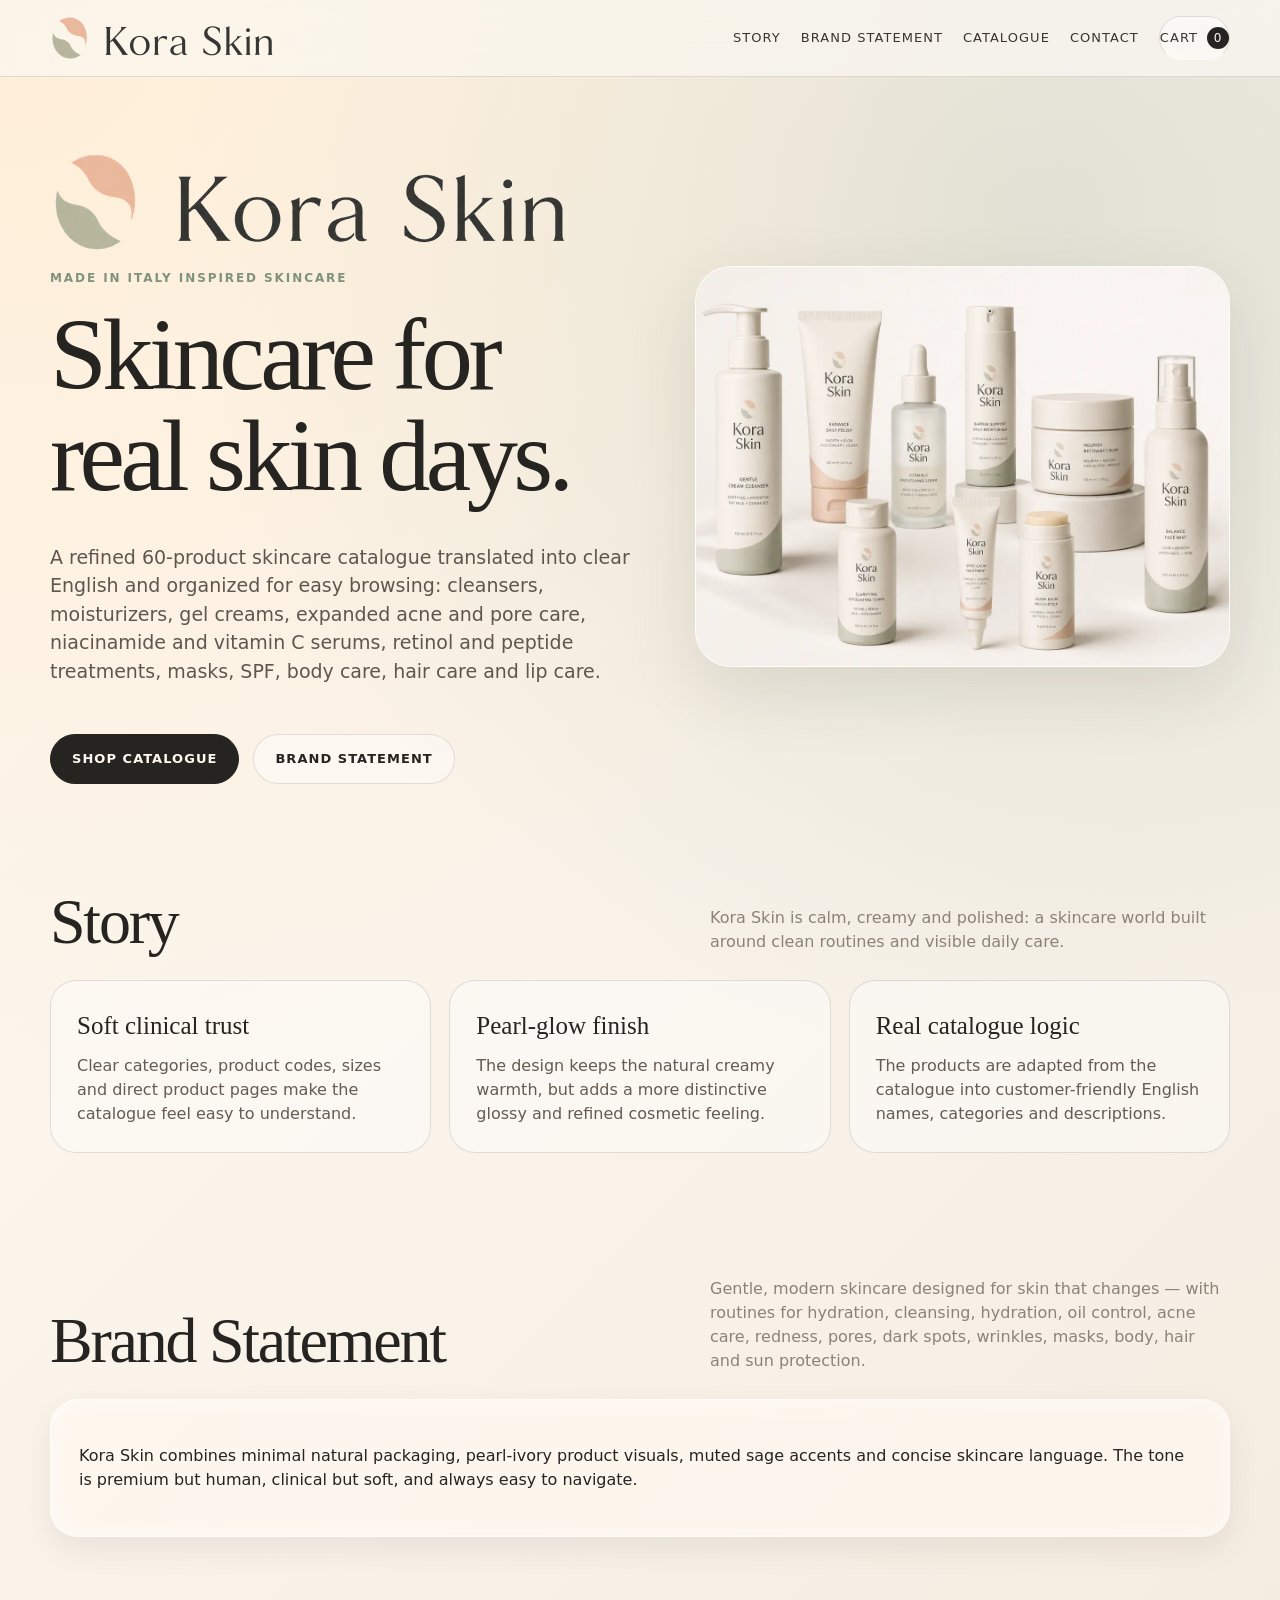
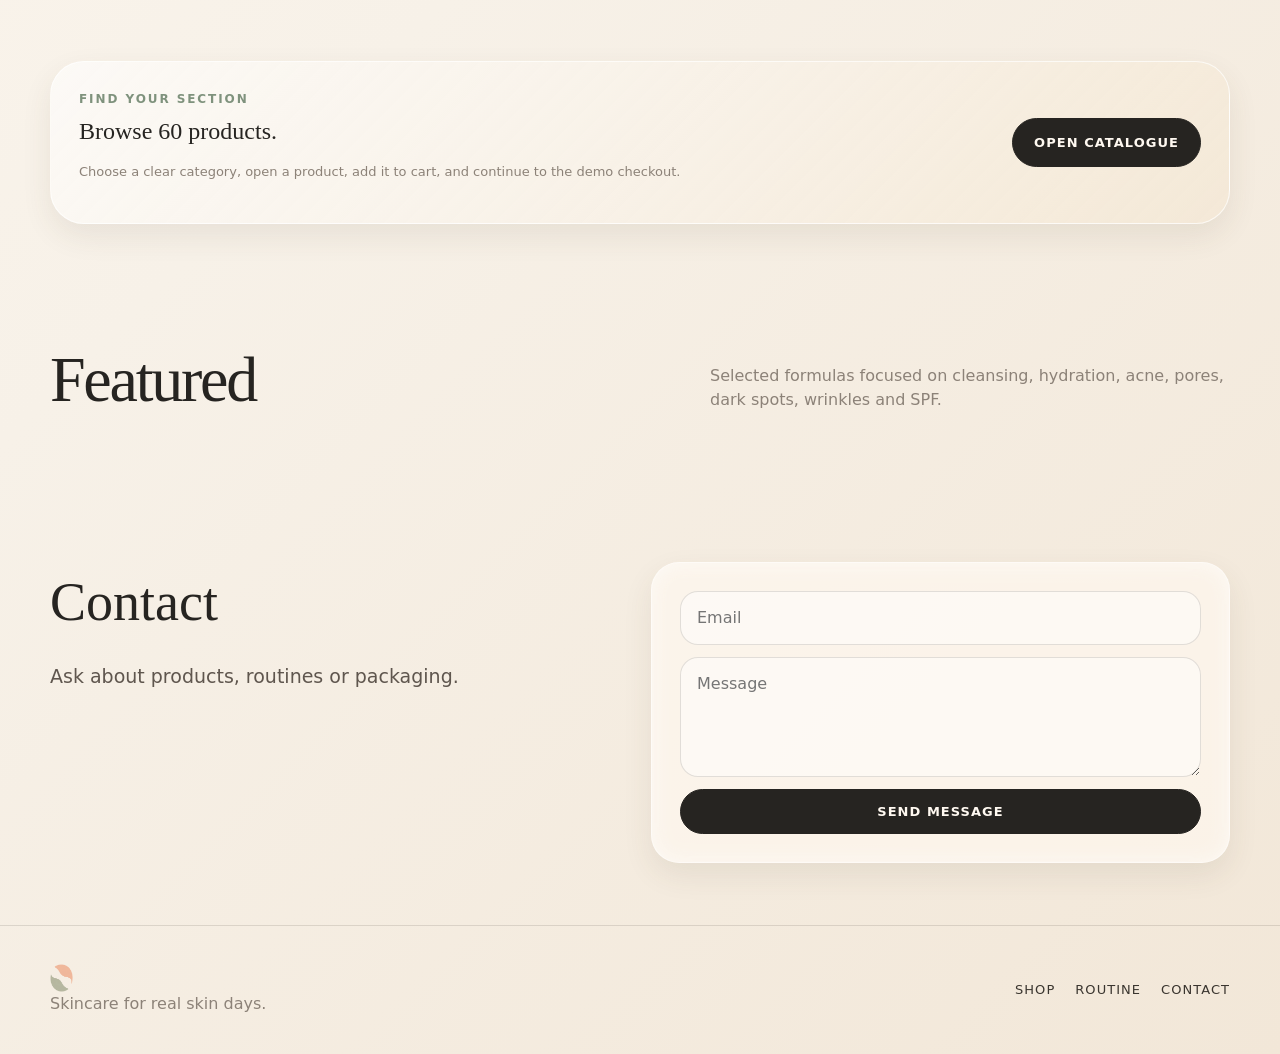
<file: index.html>
<!doctype html><html lang="en"><head><meta charset="utf-8"><meta name="viewport" content="width=device-width,initial-scale=1"><title>Kora Skin | Pearl-clean skincare essentials</title><meta name="description" content="Kora Skin is a minimal, pearl-glow skincare website with 60 English products based on a Made in Italy cosmeceutical catalogue."><link rel="stylesheet" href="assets/css/style.css"></head><body><header class="topbar"><div class="wrap nav"><a class="brand" href="index.html" aria-label="Kora Skin homepage"><img class="brand-logo" src="assets/img/brand/kora-wordmark.webp" alt="Kora Skin logo"></a><nav class="nav-links" aria-label="Main navigation"><a href="index.html#story">Story</a><a href="index.html#brand-statement">Brand Statement</a><a href="catalogue.html">Catalogue</a><a href="index.html#contact">Contact</a><a class="cart-link" href="checkout.html">Cart <span class="cart-count" data-cart-count>0</span></a></nav></div></header><main><section class="hero"><div class="wrap hero-grid"><div class="brand-intro"><img class="hero-wordmark" src="assets/img/brand/kora-wordmark.webp" alt="Kora Skin logo"><div class="eyebrow">Made in Italy inspired skincare</div><h1>Skincare for real skin days.</h1><p class="lead">A refined 60-product skincare catalogue translated into clear English and organized for easy browsing: cleansers, moisturizers, gel creams, expanded acne and pore care, niacinamide and vitamin C serums, retinol and peptide treatments, masks, SPF, body care, hair care and lip care.</p><div class="actions"><a class="btn primary" href="catalogue.html">Shop Catalogue</a><a class="btn secondary" href="#brand-statement">Brand Statement</a></div></div><a class="hero-family" href="catalogue.html" aria-label="Open catalogue"><img src="assets/img/brand/kora-skin-family.webp" alt="Kora Skin product family"></a></div></section><section id="story"><div class="wrap"><div class="section-head"><h2>Story</h2><p>Kora Skin is calm, creamy and polished: a skincare world built around clean routines and visible daily care.</p></div><div class="story-grid"><div class="note-card"><h3>Soft clinical trust</h3><p>Clear categories, product codes, sizes and direct product pages make the catalogue feel easy to understand.</p></div><div class="note-card"><h3>Pearl-glow finish</h3><p>The design keeps the natural creamy warmth, but adds a more distinctive glossy and refined cosmetic feeling.</p></div><div class="note-card"><h3>Real catalogue logic</h3><p>The products are adapted from the catalogue into customer-friendly English names, categories and descriptions.</p></div></div></div></section><section id="brand-statement"><div class="wrap"><div class="section-head"><h2>Brand Statement</h2><p>Gentle, modern skincare designed for skin that changes — with routines for hydration, cleansing, hydration, oil control, acne care, redness, pores, dark spots, wrinkles, masks, body, hair and sun protection.</p></div><div class="glass-panel"><p>Kora Skin combines minimal natural packaging, pearl-ivory product visuals, muted sage accents and concise skincare language. The tone is premium but human, clinical but soft, and always easy to navigate.</p></div></div></section><section id="routine"><div class="wrap routine-box"><div><div class="eyebrow">Find your section</div><h2 style="font-family:var(--serif);font-weight:400;margin:.2em 0">Browse 60 products.</h2><p class="small">Choose a clear category, open a product, add it to cart, and continue to the demo checkout.</p></div><a class="btn primary" href="catalogue.html">Open Catalogue</a></div></section><section><div class="wrap"><div class="section-head"><h2>Featured</h2><p>Selected formulas focused on cleansing, hydration, acne, pores, dark spots, wrinkles and SPF.</p></div><div class="product-grid" data-featured-grid></div></div></section><section id="contact"><div class="wrap contact-band"><div><h2 style="font-family:var(--serif);font-weight:400;font-size:54px;margin:0">Contact</h2><p class="lead">Ask about products, routines or packaging.</p></div><form class="contact-form glass-panel" data-demo-form><input class="field" required placeholder="Email"><textarea class="field" required placeholder="Message"></textarea><button class="btn primary" type="submit">Send message</button><div class="form-note"></div></form></div></section></main><footer class="footer"><div class="wrap footer-grid"><div><img class="footer-icon" src="assets/img/brand/kora-icon.webp" alt="Kora Skin icon"><span>Skincare for real skin days.</span></div><div class="nav-links"><a href="catalogue.html">Shop</a><a href="index.html#routine">Routine</a><a href="index.html#contact">Contact</a></div></div></footer><script src="assets/js/products.js"></script><script src="assets/js/cart.js"></script><script src="assets/js/main.js"></script><script
  src="https://app.renovaa.net/widget/widget.js"
  data-api-key="kora_skin__oj_L7rtwg7IgVPTgEEd1mJbDHIxl7wi"
  data-brand-name="Kora Skin"
  data-brand-slug="kora_skin"
  data-primary="#262421"
  data-privacy-policy="https://tonyyy8.github.io/privacy-policy"
  data-position="bottom-right"
  data-placement="viewport"
></script></body></html>
</file>
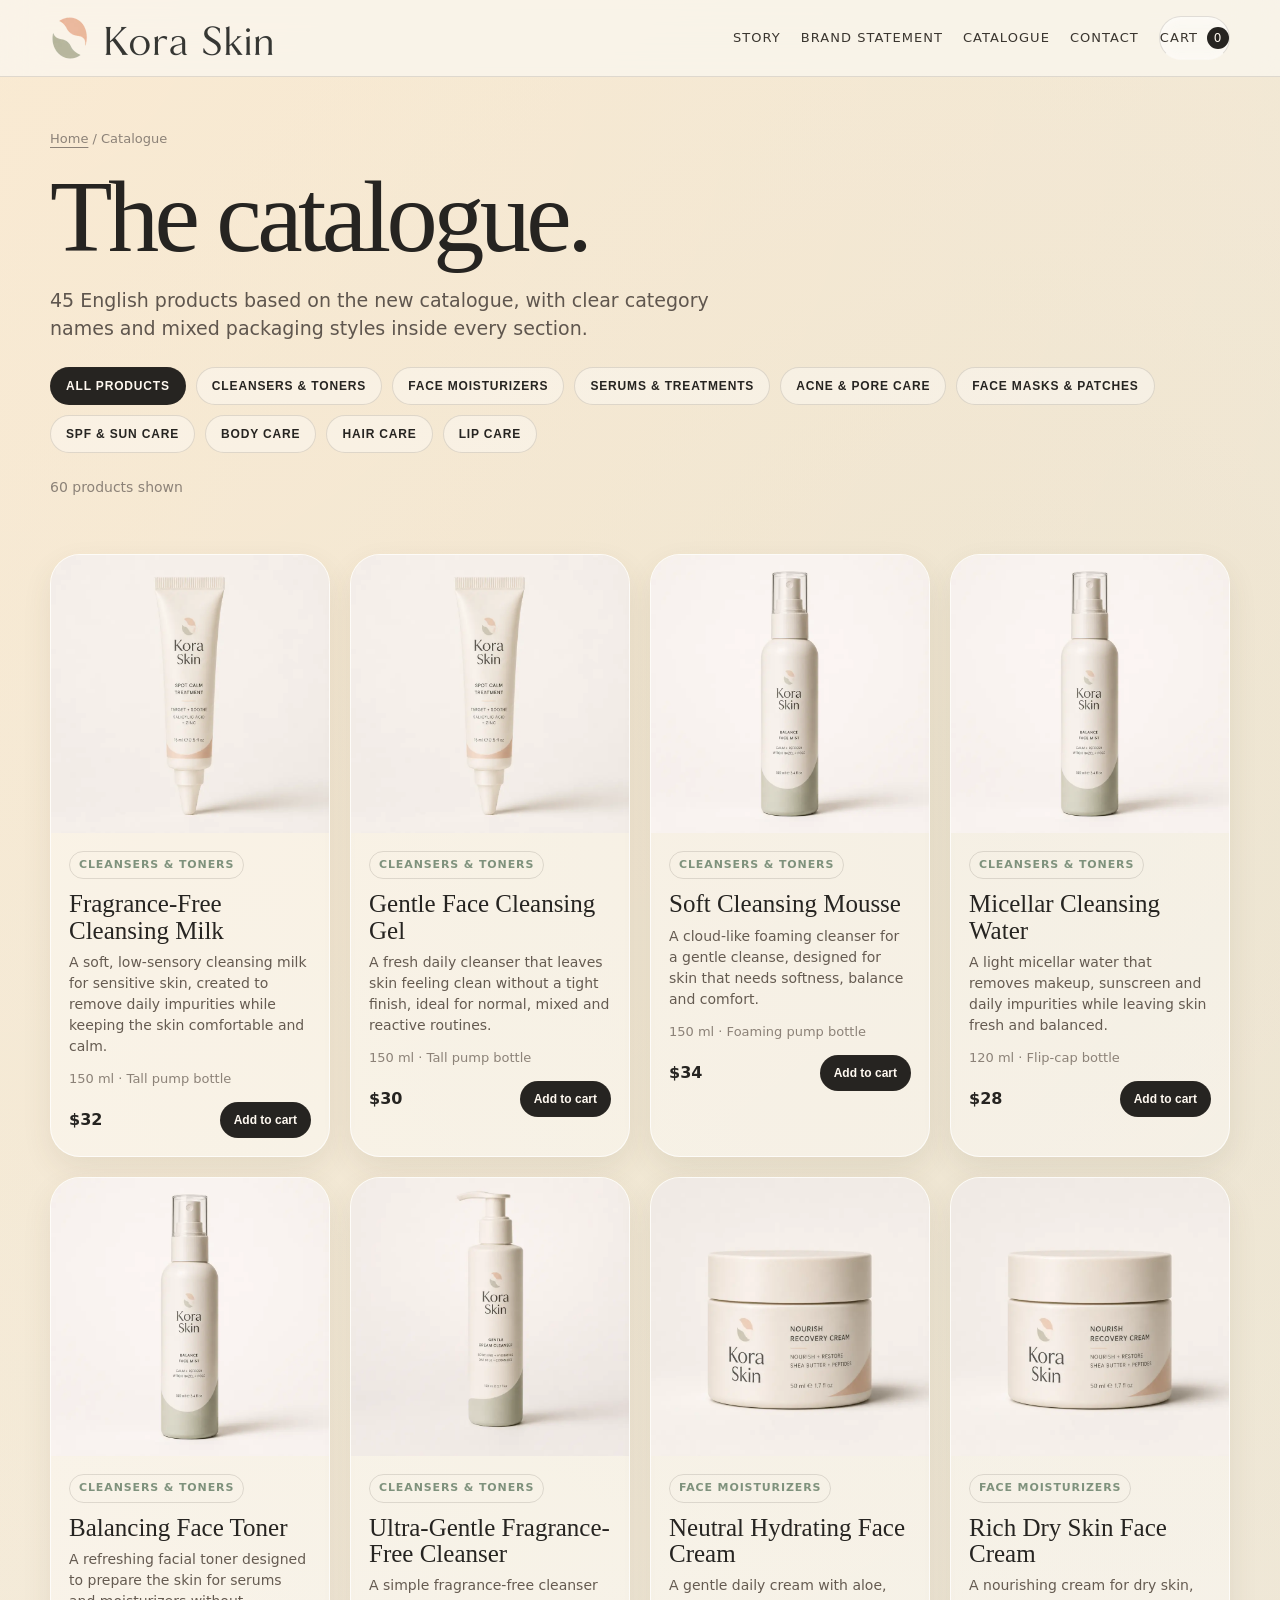
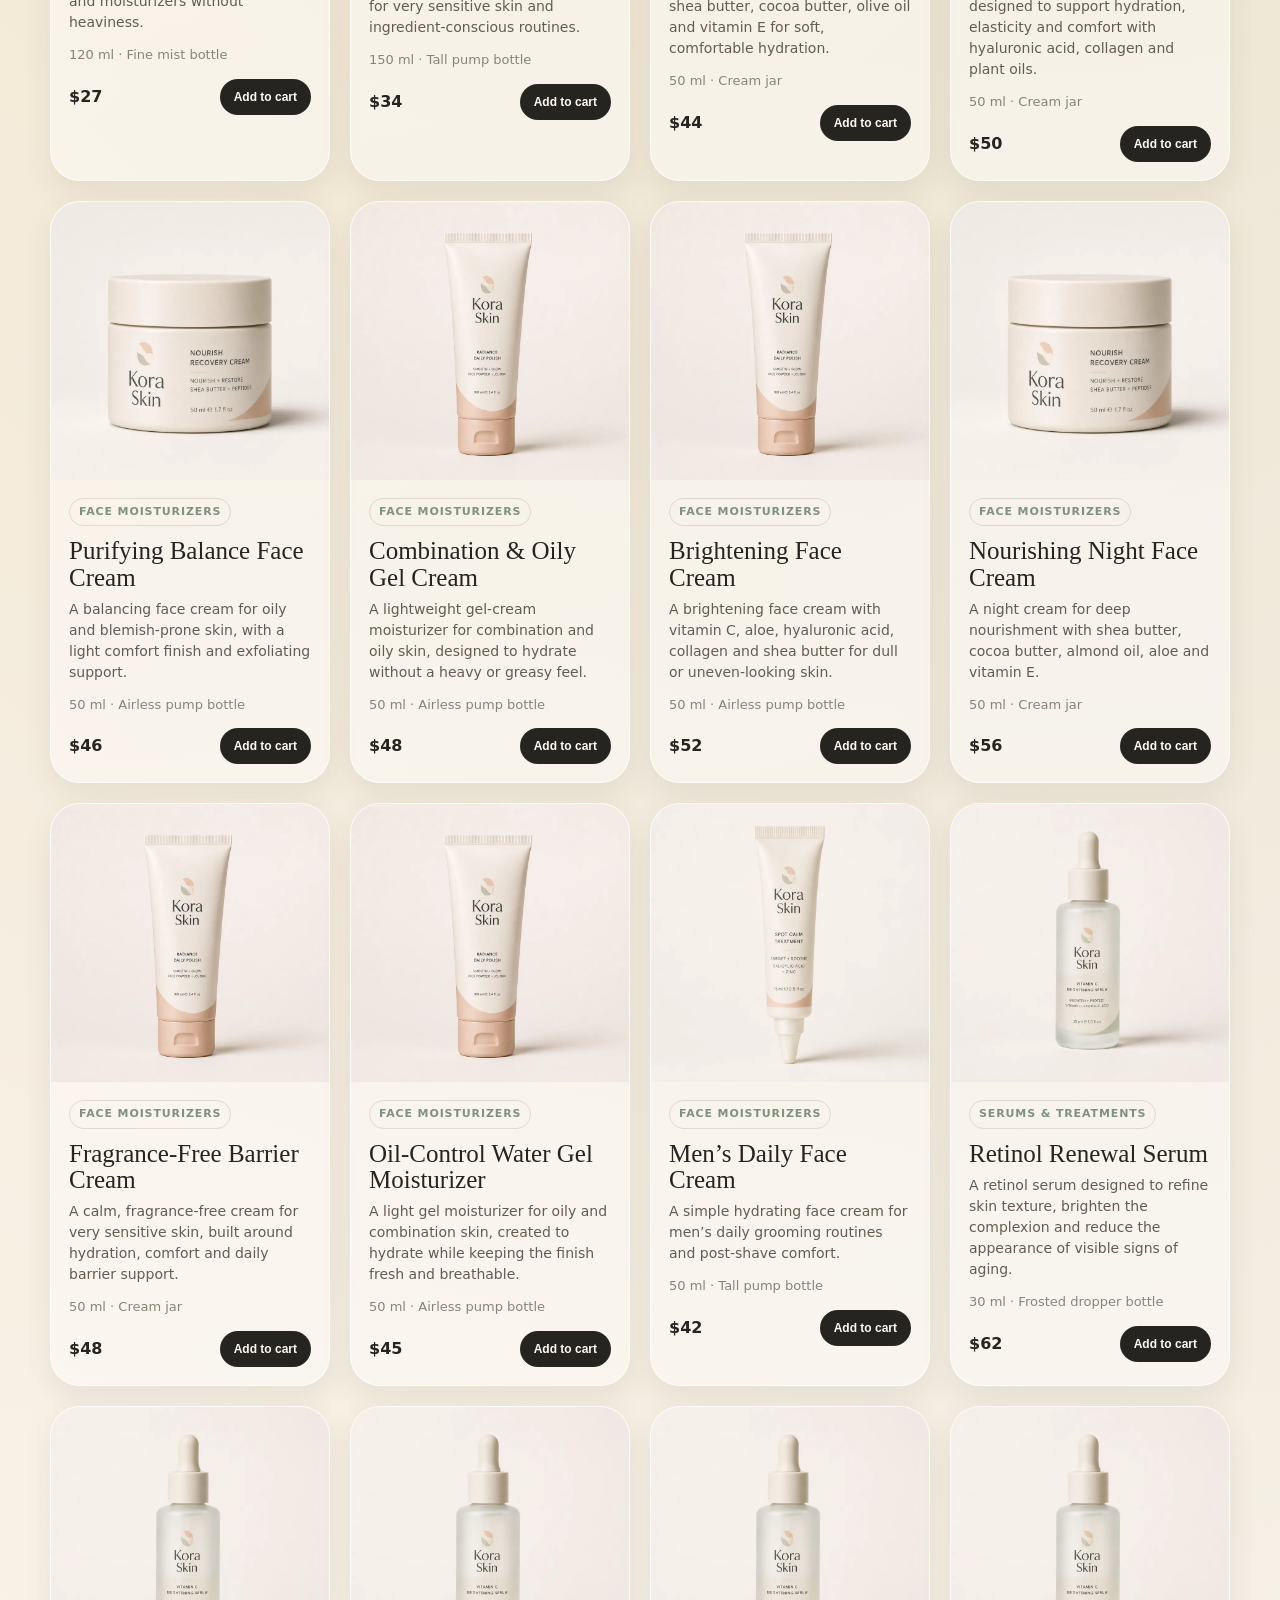
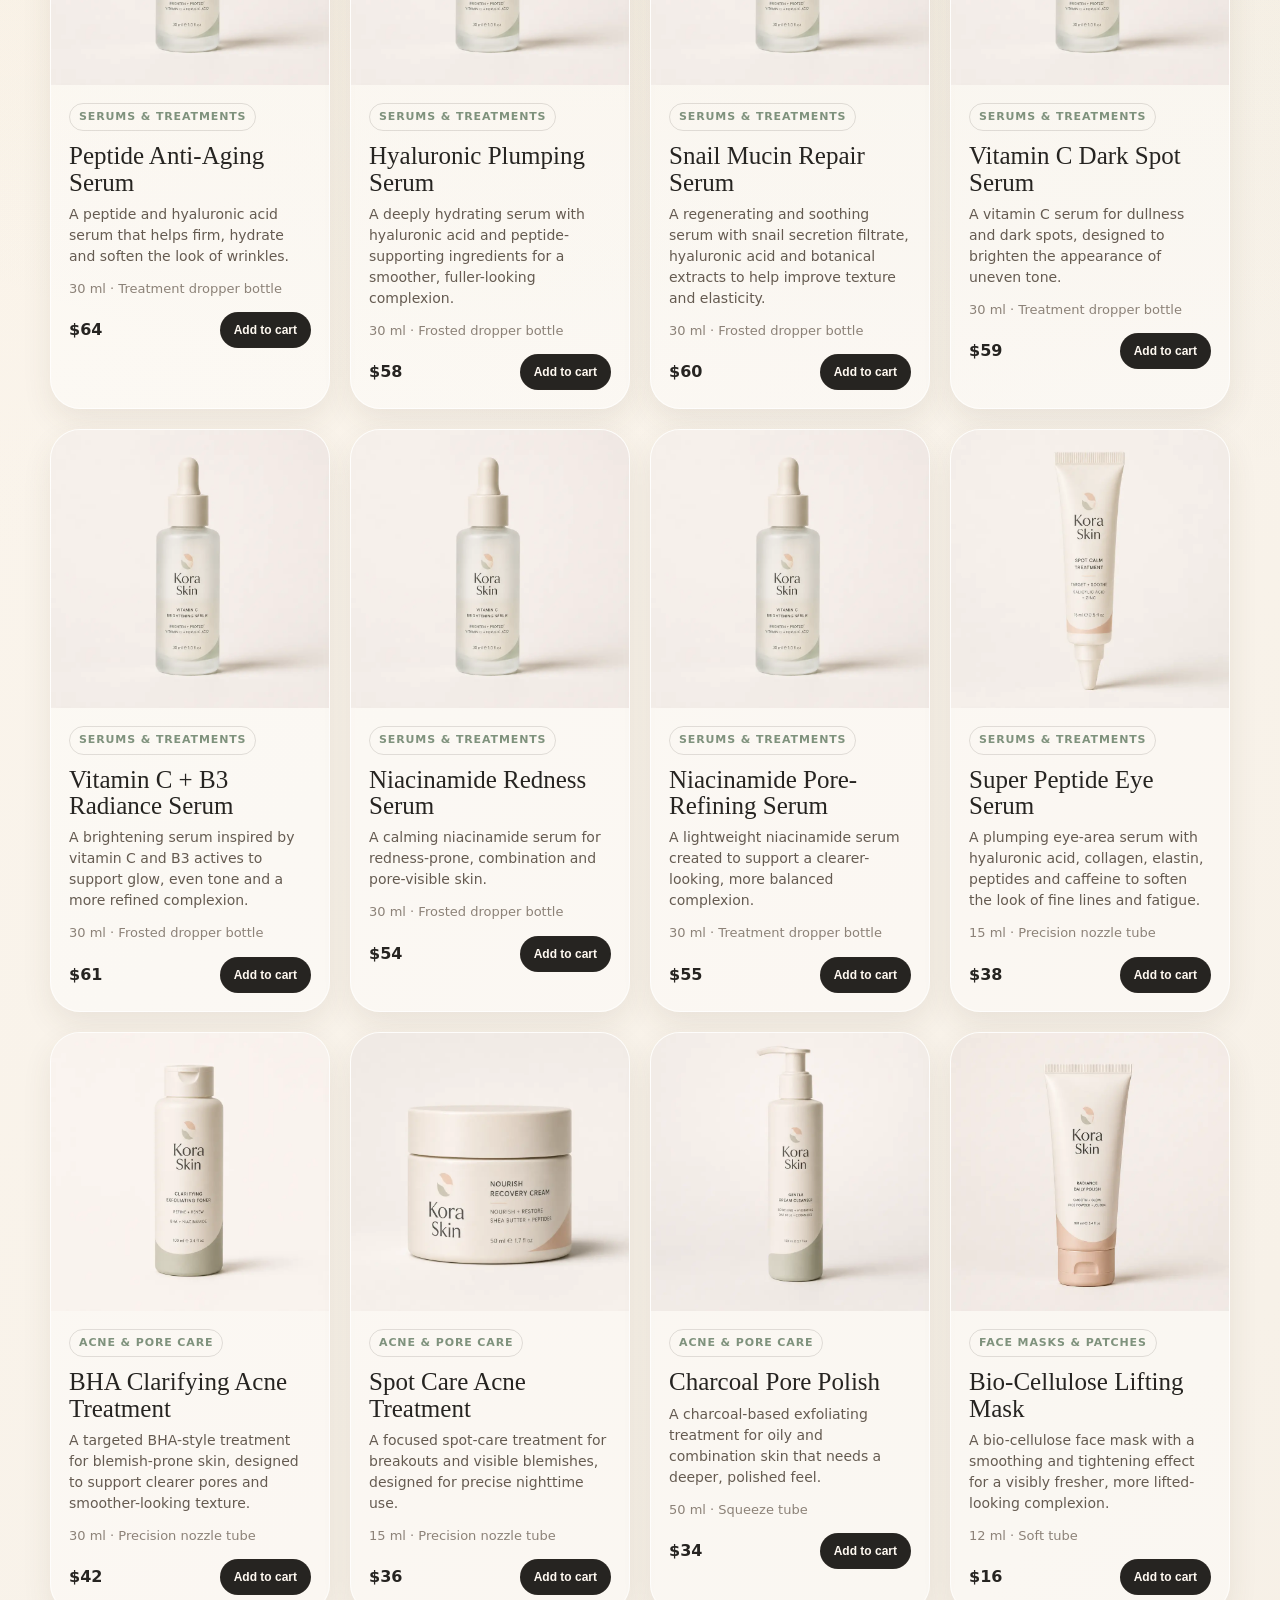
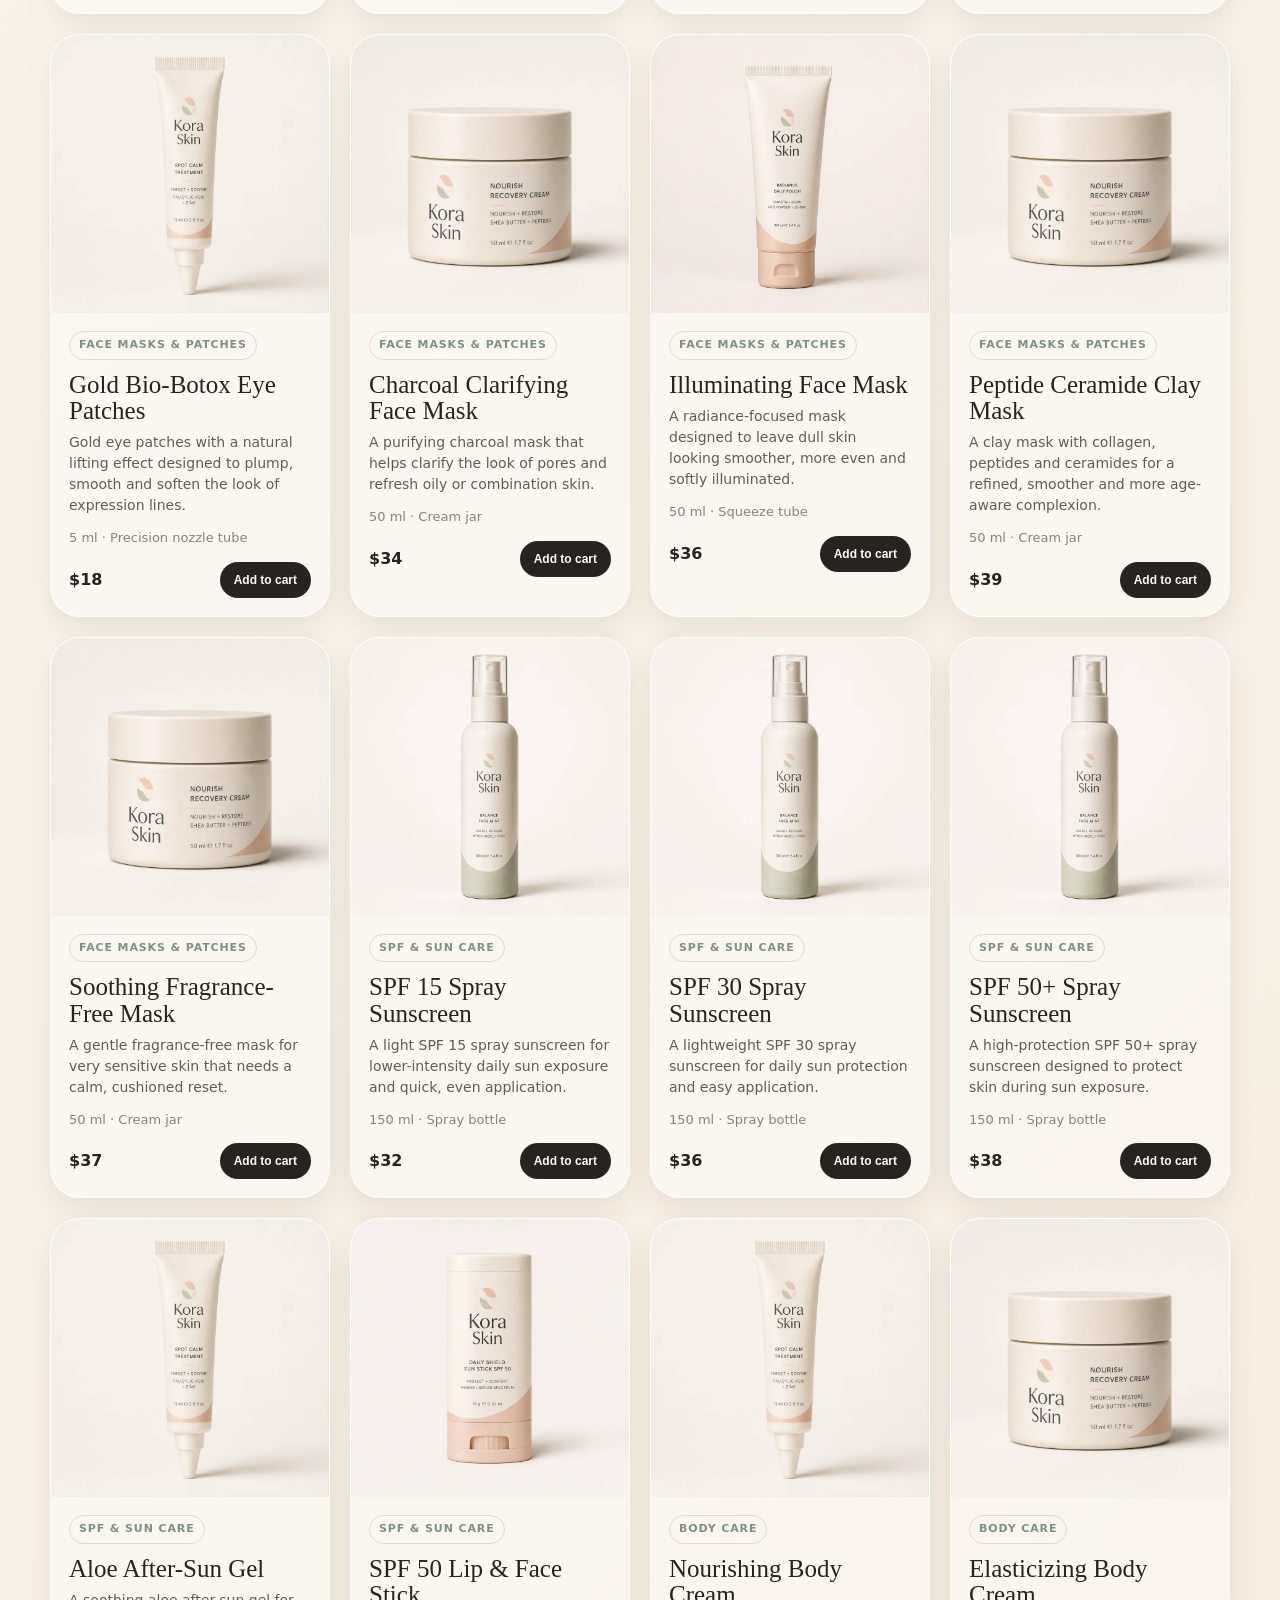
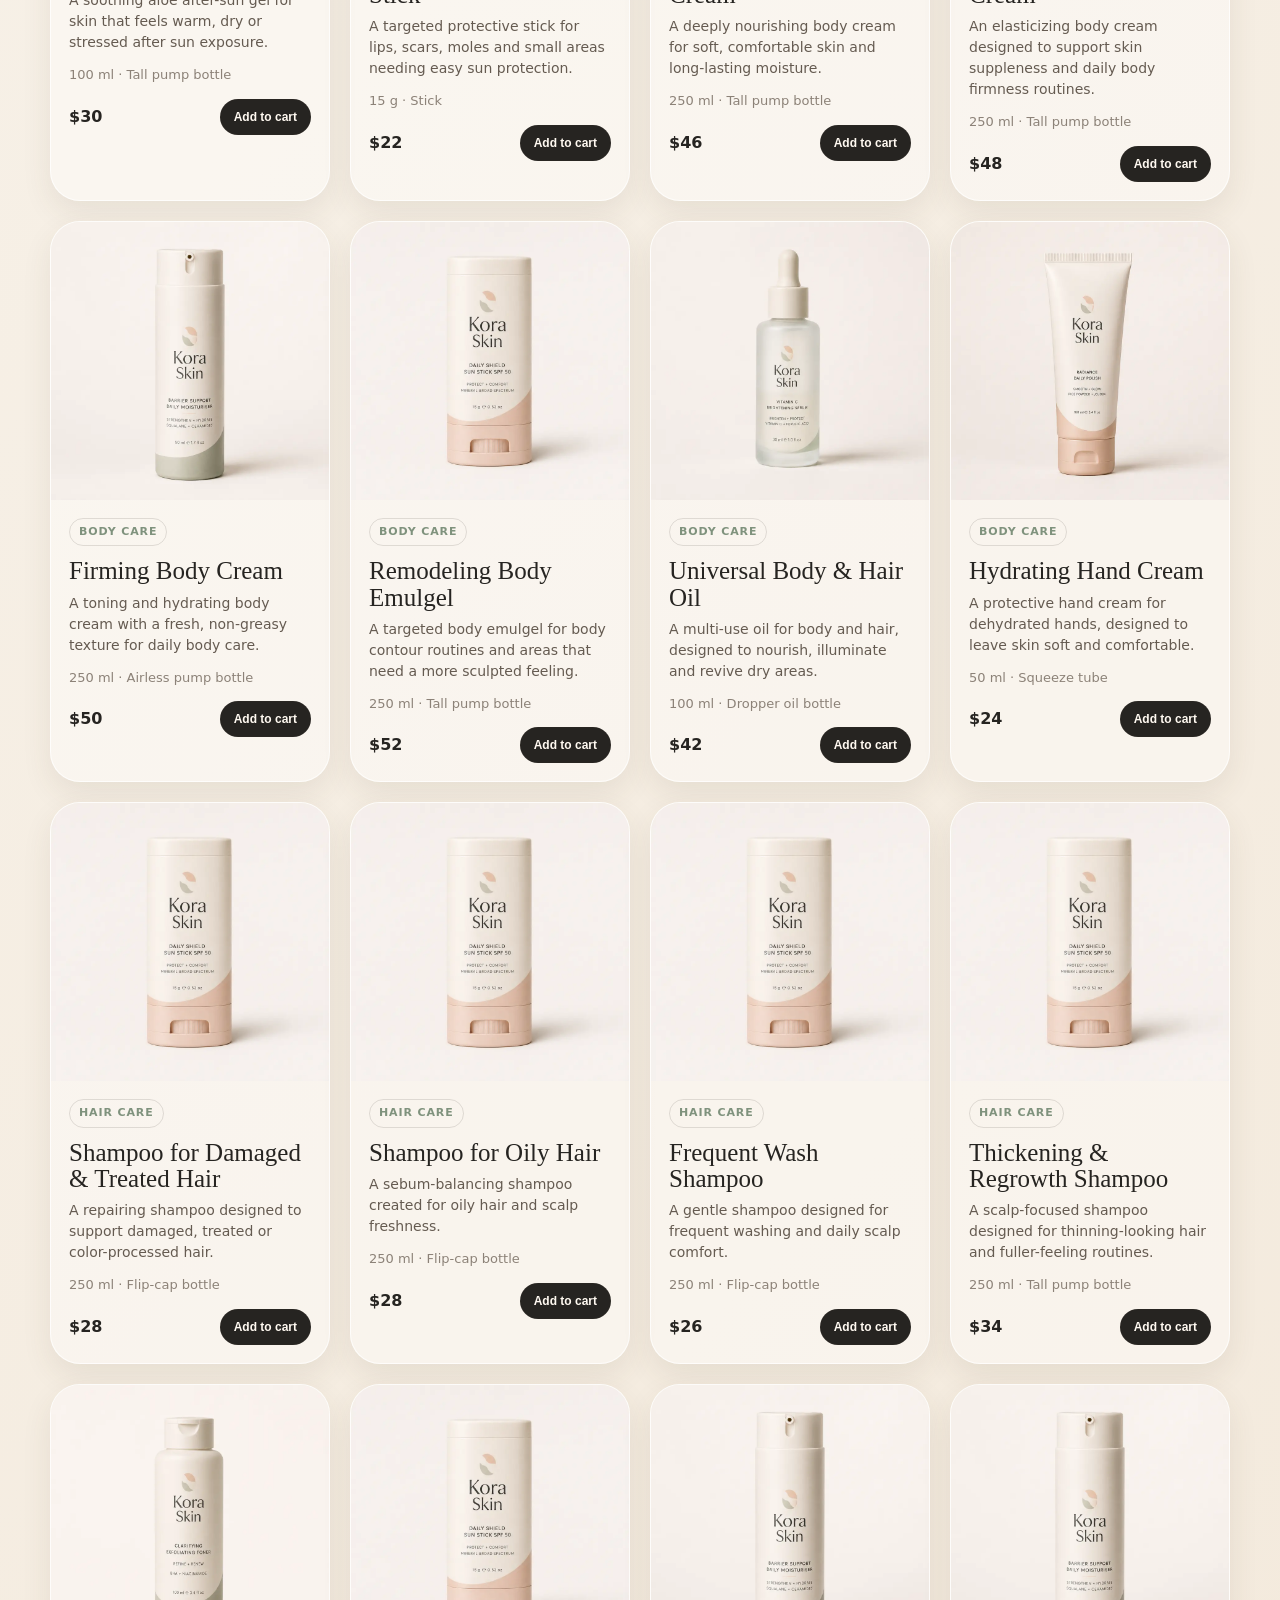
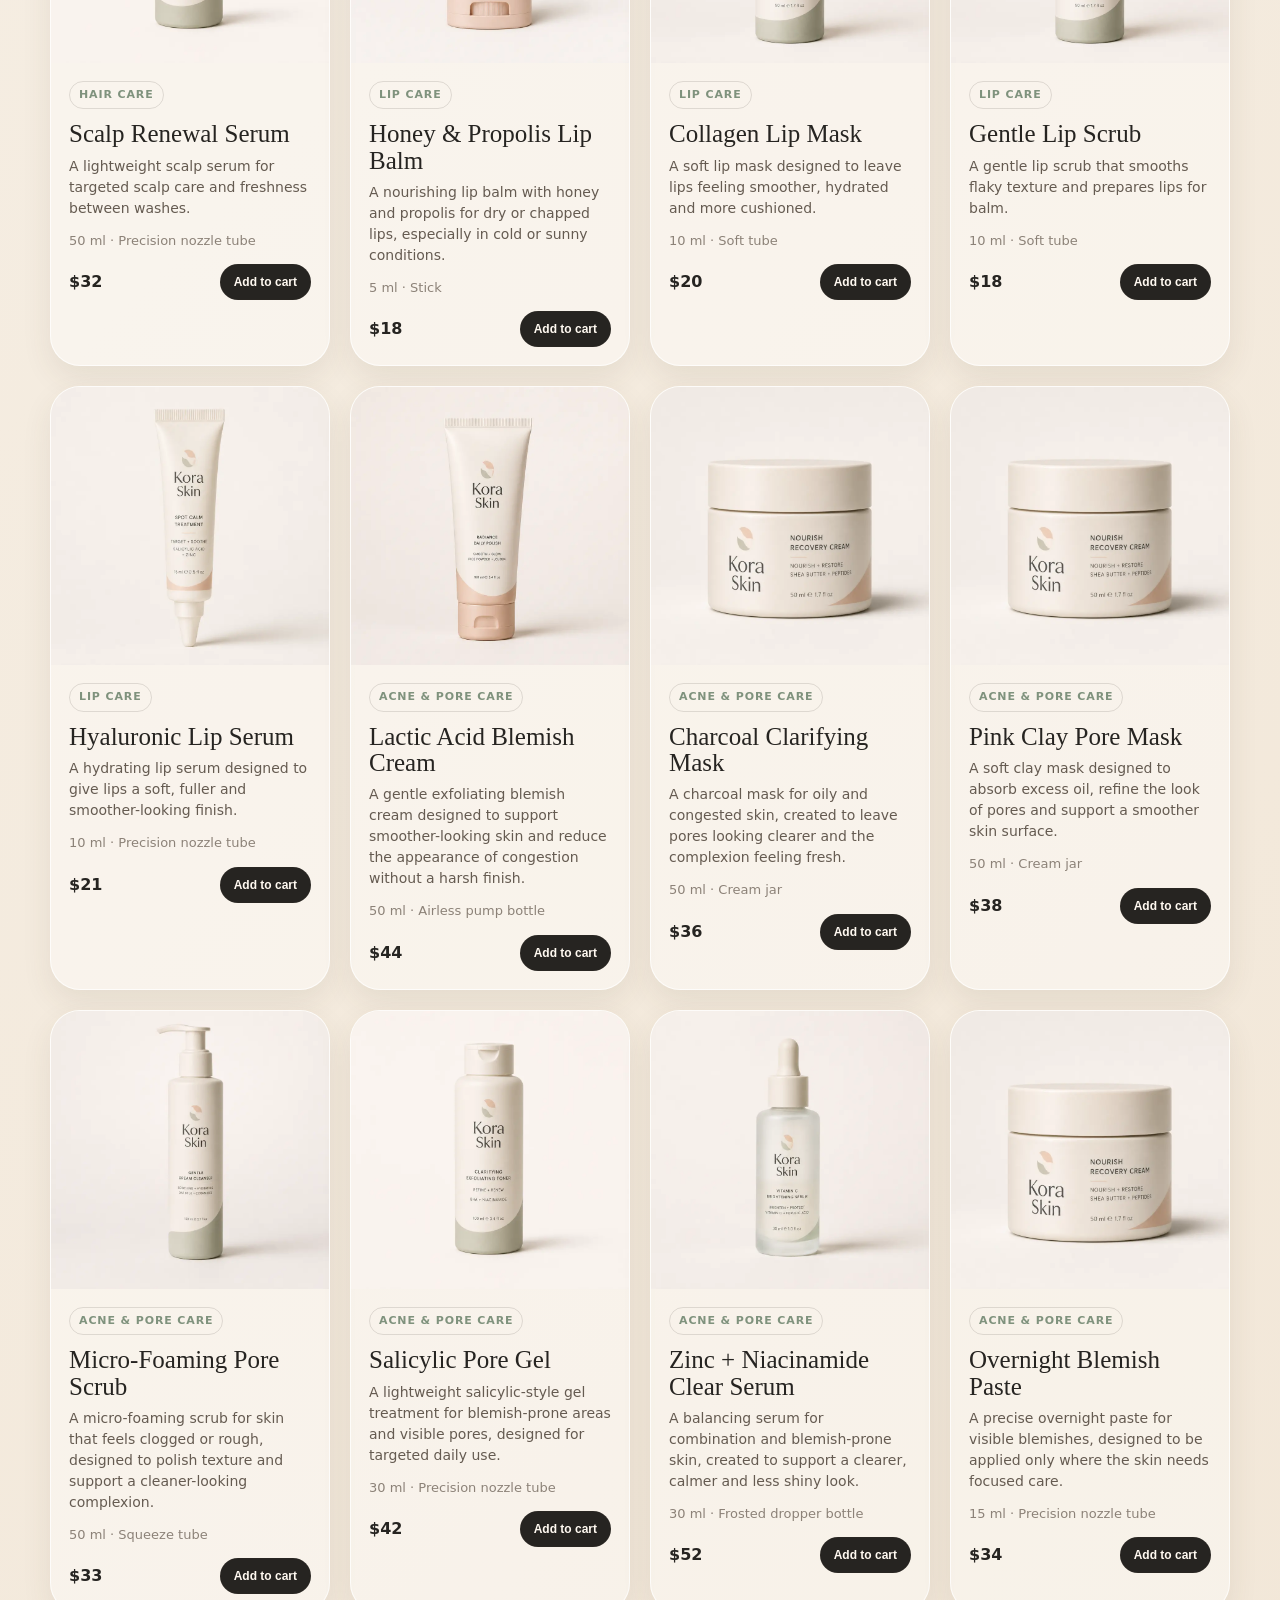
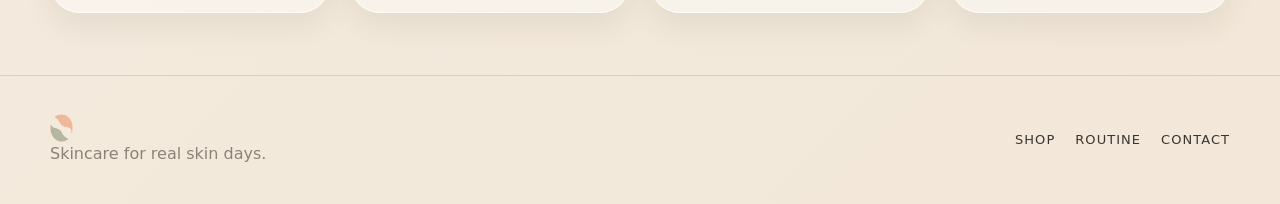
<file: catalogue.html>
<!doctype html><html lang="en"><head><meta charset="utf-8"><meta name="viewport" content="width=device-width,initial-scale=1"><title>Kora Skin Catalogue | 45 English products</title><meta name="description" content="Browse 45 Kora Skin products translated into English from the new catalogue, including face creams, wrinkle treatments, face masks, serums, body care, hair care, sun and lip care."><link rel="stylesheet" href="assets/css/style.css"></head><body><header class="topbar"><div class="wrap nav"><a class="brand" href="index.html" aria-label="Kora Skin homepage"><img class="brand-logo" src="assets/img/brand/kora-wordmark.webp" alt="Kora Skin logo"></a><nav class="nav-links" aria-label="Main navigation"><a href="index.html#story">Story</a><a href="index.html#brand-statement">Brand Statement</a><a href="catalogue.html">Catalogue</a><a href="index.html#contact">Contact</a><a class="cart-link" href="checkout.html">Cart <span class="cart-count" data-cart-count>0</span></a></nav></div></header><main><section class="page-hero"><div class="wrap"><div class="breadcrumb"><a href="index.html">Home</a> / Catalogue</div><h1>The catalogue.</h1><p class="lead">45 English products based on the new catalogue, with clear category names and mixed packaging styles inside every section.</p><div class="categories"><button class="filter-btn active" data-filter="all">All Products</button>
<button class="filter-btn" data-filter="cleansers-toners">Cleansers & Toners</button>
<button class="filter-btn" data-filter="face-moisturizers">Face Moisturizers</button>
<button class="filter-btn" data-filter="serums-treatments">Serums & Treatments</button>
<button class="filter-btn" data-filter="acne-pore-care">Acne & Pore Care</button>
<button class="filter-btn" data-filter="face-masks-patches">Face Masks & Patches</button>
<button class="filter-btn" data-filter="spf">SPF & Sun Care</button>
<button class="filter-btn" data-filter="body-care">Body Care</button>
<button class="filter-btn" data-filter="hair-care">Hair Care</button>
<button class="filter-btn" data-filter="lip-care">Lip Care</button></div><div class="catalogue-meta" data-product-count>45 products shown</div></div></section><section style="padding-top:16px"><div class="wrap"><div class="product-grid" data-product-grid></div></div></section></main><footer class="footer"><div class="wrap footer-grid"><div><img class="footer-icon" src="assets/img/brand/kora-icon.webp" alt="Kora Skin icon"><span>Skincare for real skin days.</span></div><div class="nav-links"><a href="catalogue.html">Shop</a><a href="index.html#routine">Routine</a><a href="index.html#contact">Contact</a></div></div></footer><script src="assets/js/products.js"></script><script src="assets/js/cart.js"></script><script src="assets/js/main.js"></script>
<script
  src="https://app.renovaa.net/widget/widget.js"
  data-api-key="kora_skin__oj_L7rtwg7IgVPTgEEd1mJbDHIxl7wi"
  data-brand-name="Kora Skin"
  data-brand-slug="kora_skin"
  data-primary="#262421"
  data-privacy-policy="https://tonyyy8.github.io/privacy-policy"
  data-position="bottom-right"
  data-placement="viewport"
></script>
</body></html>
</file>
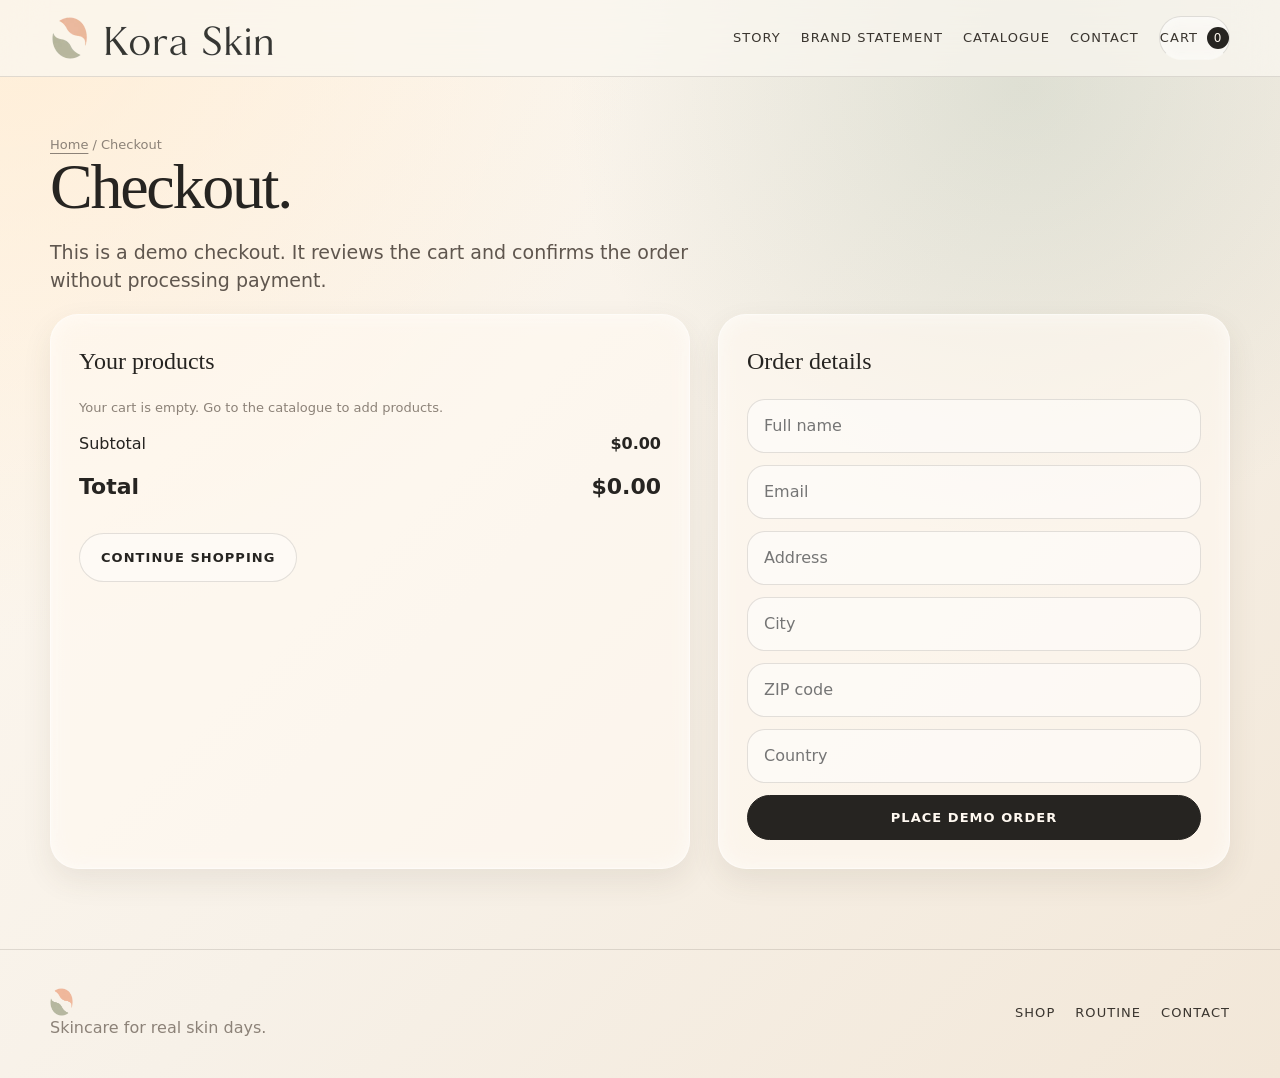
<file: checkout.html>
<!doctype html><html lang="en"><head><meta charset="utf-8"><meta name="viewport" content="width=device-width,initial-scale=1"><title>Kora Skin Checkout | Demo order</title><meta name="description" content="Review Kora Skin cart items and place a demo skincare order."><link rel="stylesheet" href="assets/css/style.css"></head><body><header class="topbar"><div class="wrap nav"><a class="brand" href="index.html" aria-label="Kora Skin homepage"><img class="brand-logo" src="assets/img/brand/kora-wordmark.webp" alt="Kora Skin logo"></a><nav class="nav-links" aria-label="Main navigation"><a href="index.html#story">Story</a><a href="index.html#brand-statement">Brand Statement</a><a href="catalogue.html">Catalogue</a><a href="index.html#contact">Contact</a><a class="cart-link" href="checkout.html">Cart <span class="cart-count" data-cart-count>0</span></a></nav></div></header><main class="checkout"><div class="wrap"><div class="breadcrumb"><a href="index.html">Home</a> / Checkout</div><h1>Checkout.</h1><p class="lead">This is a demo checkout. It reviews the cart and confirms the order without processing payment.</p><div class="checkout-grid"><section class="glass-panel" style="padding-top:28px"><h2 style="font-family:var(--serif);font-weight:400;margin-top:0">Your products</h2><div data-checkout-items></div><div class="summary-line"><span>Subtotal</span><strong data-subtotal>$0.00</strong></div><div class="summary-line total"><span>Total</span><strong data-total>$0.00</strong></div><div class="actions"><a class="btn secondary" href="catalogue.html">Continue shopping</a></div></section><form class="glass-panel contact-form" data-checkout-form><h2 style="font-family:var(--serif);font-weight:400;margin:0 0 8px">Order details</h2><input class="field" required name="name" placeholder="Full name"><input class="field" required name="email" type="email" placeholder="Email"><input class="field" required name="address" placeholder="Address"><input class="field" required name="city" placeholder="City"><input class="field" required name="zip" placeholder="ZIP code"><input class="field" required name="country" placeholder="Country"><button class="btn primary" type="submit">Place demo order</button></form></div></div></main><footer class="footer"><div class="wrap footer-grid"><div><img class="footer-icon" src="assets/img/brand/kora-icon.webp" alt="Kora Skin icon"><span>Skincare for real skin days.</span></div><div class="nav-links"><a href="catalogue.html">Shop</a><a href="index.html#routine">Routine</a><a href="index.html#contact">Contact</a></div></div></footer><script src="assets/js/products.js"></script><script src="assets/js/cart.js"></script><script src="assets/js/main.js"></script></body></html>
</file>
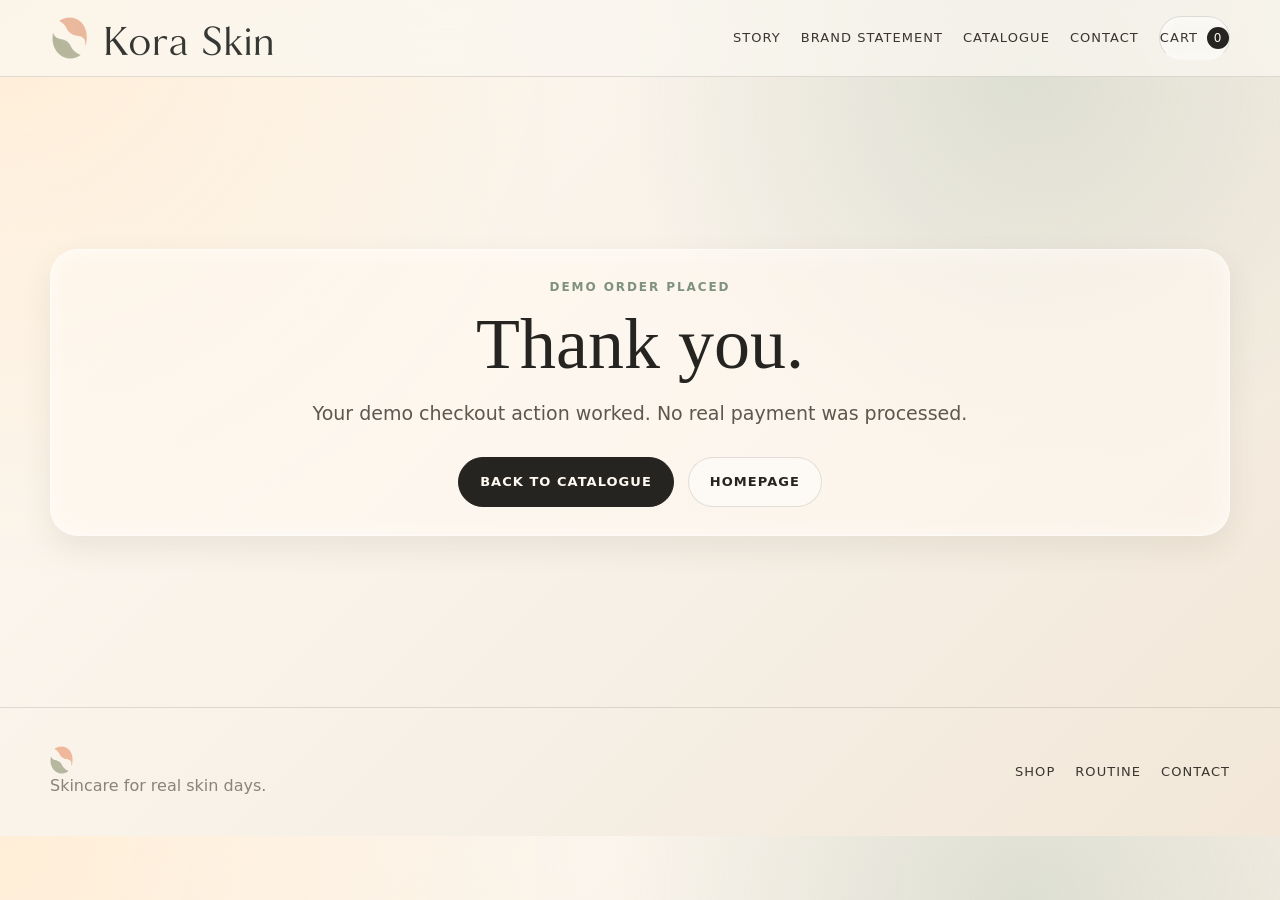
<file: order-confirmation.html>
<!doctype html><html lang="en"><head><meta charset="utf-8"><meta name="viewport" content="width=device-width,initial-scale=1"><title>Order confirmed | Kora Skin</title><meta name="description" content="Kora Skin demo order confirmation page."><link rel="stylesheet" href="assets/css/style.css"></head><body><header class="topbar"><div class="wrap nav"><a class="brand" href="index.html" aria-label="Kora Skin homepage"><img class="brand-logo" src="assets/img/brand/kora-wordmark.webp" alt="Kora Skin logo"></a><nav class="nav-links" aria-label="Main navigation"><a href="index.html#story">Story</a><a href="index.html#brand-statement">Brand Statement</a><a href="catalogue.html">Catalogue</a><a href="index.html#contact">Contact</a><a class="cart-link" href="checkout.html">Cart <span class="cart-count" data-cart-count>0</span></a></nav></div></header><main class="success-page"><div class="wrap"><div class="glass-panel"><div class="eyebrow">Demo order placed</div><h1 style="font-family:var(--serif);font-weight:400;font-size:72px;line-height:1;margin:12px 0">Thank you.</h1><p class="lead" style="margin-inline:auto">Your demo checkout action worked. No real payment was processed.</p><div class="actions" style="justify-content:center"><a class="btn primary" href="catalogue.html">Back to catalogue</a><a class="btn secondary" href="index.html">Homepage</a></div></div></div></main><footer class="footer"><div class="wrap footer-grid"><div><img class="footer-icon" src="assets/img/brand/kora-icon.webp" alt="Kora Skin icon"><span>Skincare for real skin days.</span></div><div class="nav-links"><a href="catalogue.html">Shop</a><a href="index.html#routine">Routine</a><a href="index.html#contact">Contact</a></div></div></footer><script src="assets/js/products.js"></script><script src="assets/js/cart.js"></script><script src="assets/js/main.js"></script></body></html>
</file>
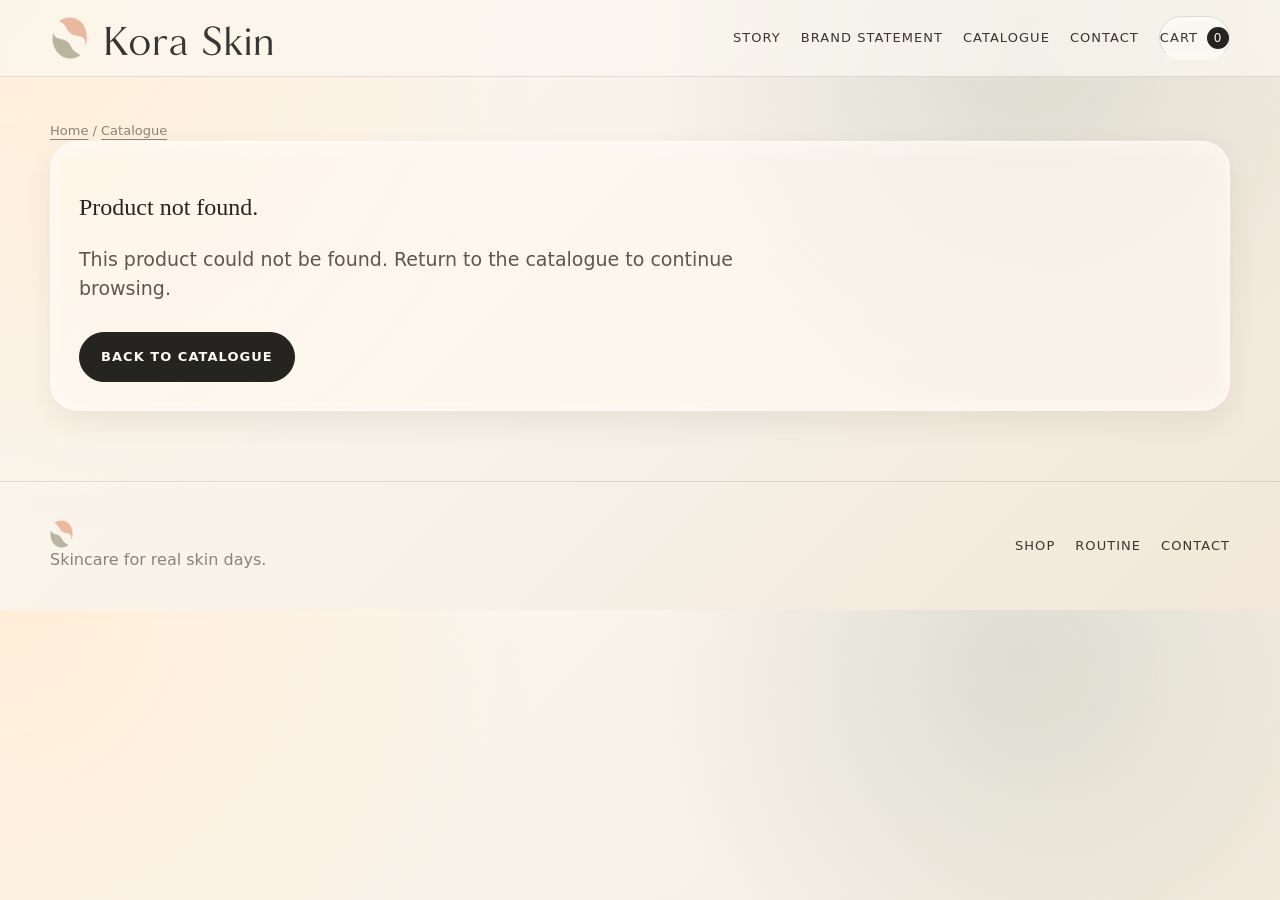
<file: product.html>
<!doctype html>
<html lang="en">
<head>
  <meta charset="utf-8">
  <meta name="viewport" content="width=device-width,initial-scale=1">
  <title>Kora Skin Product</title>
  <meta name="description" content="Kora Skin product detail page.">
  <link rel="stylesheet" href="assets/css/style.css">
</head>
<body>
<header class="topbar">
  <div class="wrap nav">
    <a class="brand" href="index.html" aria-label="Kora Skin homepage">
      <img class="brand-logo" src="assets/img/brand/kora-wordmark.webp" alt="Kora Skin logo">
    </a>
    <nav class="nav-links" aria-label="Main navigation">
      <a href="index.html#story">Story</a>
      <a href="index.html#brand-statement">Brand Statement</a>
      <a href="catalogue.html">Catalogue</a>
      <a href="index.html#contact">Contact</a>
      <a class="cart-link" href="checkout.html">Cart <span class="cart-count" data-cart-count>0</span></a>
    </nav>
  </div>
</header>

<main class="product-detail">
  <div class="wrap" data-product-detail>
    <p class="lead">Loading product...</p>
  </div>
</main>

<footer class="footer">
  <div class="wrap footer-grid">
    <div>
      <img class="footer-icon" src="assets/img/brand/kora-icon.webp" alt="Kora Skin icon">
      <span>Skincare for real skin days.</span>
    </div>
    <div class="nav-links">
      <a href="catalogue.html">Shop</a>
      <a href="index.html#routine">Routine</a>
      <a href="index.html#contact">Contact</a>
    </div>
  </div>
</footer>

<script src="assets/js/products.js"></script>
<script src="assets/js/cart.js"></script>
<script src="assets/js/main.js"></script>
<script
  src="https://app.renovaa.net/widget/widget.js"
  data-api-key="kora_skin__oj_L7rtwg7IgVPTgEEd1mJbDHIxl7wi"
  data-brand-name="Kora Skin"
  data-brand-slug="kora_skin"
  data-primary="#262421"
  data-privacy-policy="https://tonyyy8.github.io/privacy-policy"
  data-position="bottom-right"
  data-placement="viewport"
></script>
</body>
</html>
</file>
<file: assets/css/style.css>
:root{--cream:#F7F1E8;--ivory:#FAF7F0;--pearl:#FFF9F1;--oat:#EDE2D1;--sand:#E5D6C3;--sage:#9CAF9B;--sage-dark:#7F927D;--blush:#E8BFAF;--champagne:#D8BE85;--gold:#C8A96A;--charcoal:#262421;--muted:#8C8278;--line:rgba(58,53,47,.14);--glass:rgba(255,249,241,.62);--shadow:0 22px 60px rgba(79,62,45,.13);--soft-shadow:0 12px 30px rgba(79,62,45,.09);--radius:28px;--serif:Georgia,'Times New Roman',serif;--sans:Inter,ui-sans-serif,system-ui,-apple-system,BlinkMacSystemFont,'Segoe UI',sans-serif}*{box-sizing:border-box}html{scroll-behavior:smooth}body{margin:0;font-family:var(--sans);color:var(--charcoal);background:radial-gradient(circle at top left,rgba(255,232,201,.65),transparent 38%),radial-gradient(circle at 80% 8%,rgba(156,175,155,.28),transparent 32%),linear-gradient(135deg,var(--pearl),var(--cream) 52%,#f2e7d8);line-height:1.5}a{color:inherit;text-decoration:none}img{max-width:100%;display:block}.wrap{width:min(1180px,calc(100% - 40px));margin:0 auto}.topbar{position:sticky;top:0;z-index:20;backdrop-filter:blur(20px);background:rgba(250,247,240,.72);border-bottom:1px solid var(--line)}.nav{height:76px;display:flex;align-items:center;justify-content:space-between;gap:24px}.brand{display:flex;align-items:center;gap:12px}.brand-logo{display:block;height:46px;width:auto;max-width:360px}.brand-icon{display:block;height:42px;width:auto}.hero-wordmark{display:block;width:min(520px,78vw);height:auto;margin:0 0 14px}.footer-brand{height:34px;width:auto;display:block;opacity:.98}.footer-icon{height:28px;width:auto;display:block;opacity:.98}.nav-links{display:flex;align-items:center;gap:20px;font-size:13px;letter-spacing:.08em;text-transform:uppercase;color:#3a352f}.nav-links a{padding:10px 0;border-bottom:1px solid transparent}.nav-links a:hover{border-bottom-color:var(--charcoal)}.cart-link{display:inline-flex;align-items:center;gap:9px;border:1px solid var(--line);border-radius:999px;padding:10px 14px;background:rgba(255,255,255,.42);box-shadow:inset 0 1px 10px rgba(255,255,255,.5)}.cart-count{display:inline-grid;place-items:center;min-width:22px;height:22px;border-radius:50%;background:var(--charcoal);color:var(--pearl);font-size:12px}.hero{padding:72px 0 44px}.hero-grid{display:grid;grid-template-columns:1.05fr .95fr;gap:54px;align-items:center}.eyebrow{font-size:12px;letter-spacing:.16em;text-transform:uppercase;color:var(--sage-dark);font-weight:700}.hero h1,.page-hero h1{font-family:var(--serif);font-weight:400;line-height:.98;letter-spacing:-.045em;font-size:clamp(58px,8vw,116px);margin:18px 0 18px}.lead{font-size:19px;color:#5f564e;max-width:660px}.actions{display:flex;gap:14px;flex-wrap:wrap;margin-top:30px}.btn{border:1px solid var(--charcoal);border-radius:999px;padding:14px 21px;font-weight:700;font-size:13px;letter-spacing:.08em;text-transform:uppercase;cursor:pointer;transition:transform .2s ease,box-shadow .2s ease,background .2s ease}.btn:hover{transform:translateY(-2px);box-shadow:var(--soft-shadow)}.btn.primary{background:var(--charcoal);color:var(--pearl)}.btn.secondary{background:rgba(255,255,255,.42);color:var(--charcoal);border-color:var(--line)}button.btn{font-family:inherit}.pearl-stage{position:relative;min-height:560px;border-radius:44px;padding:26px;background:linear-gradient(145deg,rgba(255,255,255,.55),rgba(244,227,199,.28));box-shadow:var(--shadow),inset 0 1px 24px rgba(255,255,255,.7);border:1px solid rgba(255,255,255,.6);overflow:hidden}.pearl-stage:before{content:'';position:absolute;inset:-20%;background:radial-gradient(circle at 25% 18%,rgba(255,255,255,.72),transparent 20%),linear-gradient(110deg,transparent 20%,rgba(255,255,255,.32) 45%,transparent 65%);transform:rotate(-8deg)}.hero-products{position:relative;display:grid;grid-template-columns:1fr 1fr;gap:18px;align-items:end;height:100%}.hero-products img{border-radius:34px;box-shadow:0 28px 60px rgba(65,50,37,.18);background:var(--ivory)}.hero-products img:first-child{transform:translateY(30px)}.hero-products img:nth-child(2){transform:translateY(-22px)}section{padding:62px 0}.section-head{display:flex;justify-content:space-between;gap:26px;align-items:end;margin-bottom:26px}.section-head h2,.product-info h1,.checkout h1{font-family:var(--serif);font-size:clamp(36px,5vw,66px);line-height:1;margin:0;font-weight:400;letter-spacing:-.035em}.section-head p{margin:0;color:var(--muted);max-width:520px}.glass-panel{background:var(--glass);border:1px solid rgba(255,255,255,.62);border-radius:var(--radius);box-shadow:var(--soft-shadow),inset 0 1px 20px rgba(255,255,255,.55);padding:28px}.story-grid,.manifesto-grid{display:grid;grid-template-columns:repeat(3,1fr);gap:18px}.note-card{padding:26px;border-radius:26px;background:rgba(255,255,255,.38);border:1px solid var(--line)}.note-card h3{margin:0 0 10px;font-family:var(--serif);font-size:25px;font-weight:400}.note-card p{margin:0;color:#655b51}.categories{display:flex;flex-wrap:wrap;gap:10px;margin:24px 0}.filter-btn{border:1px solid var(--line);background:rgba(255,255,255,.38);border-radius:999px;padding:11px 15px;color:var(--charcoal);cursor:pointer;font-weight:700;font-size:12px;letter-spacing:.07em;text-transform:uppercase}.filter-btn:hover,.filter-btn.active{background:var(--charcoal);color:var(--pearl)}.catalogue-meta{color:var(--muted);font-size:14px;margin-bottom:18px}.product-grid{display:grid;grid-template-columns:repeat(4,1fr);gap:20px}.product-card{background:rgba(255,255,255,.42);border:1px solid rgba(255,255,255,.72);border-radius:30px;overflow:hidden;box-shadow:var(--soft-shadow);transition:transform .2s ease,box-shadow .2s ease}.product-card:hover{transform:translateY(-5px);box-shadow:var(--shadow)}.product-card a.product-open{display:block}.product-card img{aspect-ratio:1/1;object-fit:cover;background:var(--oat)}.product-body{padding:18px}.pill{display:inline-flex;border:1px solid var(--line);border-radius:999px;padding:5px 9px;font-size:11px;color:var(--sage-dark);font-weight:800;letter-spacing:.08em;text-transform:uppercase}.product-body h3{font-family:var(--serif);font-size:25px;line-height:1.05;margin:12px 0 8px;font-weight:400}.product-body p{margin:0 0 12px;color:#655b51;font-size:14px}.product-row{display:flex;justify-content:space-between;gap:12px;align-items:center;margin-top:14px}.price{font-weight:800}.small{color:var(--muted);font-size:13px}.mini-btn{border:1px solid var(--line);background:var(--charcoal);color:var(--pearl);border-radius:999px;padding:10px 13px;cursor:pointer;font-weight:800;font-size:12px}.mini-btn:hover{box-shadow:var(--soft-shadow);transform:translateY(-1px)}.page-hero{padding:52px 0 22px}.breadcrumb{font-size:13px;color:var(--muted)}.breadcrumb a{text-decoration:underline;text-underline-offset:4px}.product-detail{padding:44px 0 70px}.product-detail-grid{display:grid;grid-template-columns:.9fr 1.1fr;gap:52px;align-items:center}.product-visual{border-radius:44px;background:rgba(255,255,255,.42);padding:20px;box-shadow:var(--shadow);border:1px solid rgba(255,255,255,.7)}.product-visual img{border-radius:32px}.product-info .meta{display:flex;gap:10px;flex-wrap:wrap;margin:18px 0}.info-list{margin:28px 0;padding:0;list-style:none;border-top:1px solid var(--line)}.info-list li{display:flex;justify-content:space-between;gap:20px;padding:14px 0;border-bottom:1px solid var(--line);color:#655b51}.contact-band{display:grid;grid-template-columns:1fr 1fr;gap:22px;align-items:start}.contact-form{display:grid;gap:12px}.field{width:100%;border:1px solid var(--line);border-radius:18px;padding:14px 16px;background:rgba(255,255,255,.48);font:inherit;color:var(--charcoal)}textarea.field{min-height:120px;resize:vertical}.form-note{display:none;color:var(--sage-dark);font-weight:700}.checkout{padding:58px 0 80px}.checkout-grid{display:grid;grid-template-columns:1fr .8fr;gap:28px}.cart-item{display:grid;grid-template-columns:82px 1fr auto;gap:16px;align-items:center;padding:14px 0;border-bottom:1px solid var(--line)}.cart-item img{border-radius:18px}.qty{display:flex;align-items:center;gap:8px;justify-content:flex-end}.qty button,.remove-btn{border:1px solid var(--line);border-radius:999px;background:rgba(255,255,255,.52);cursor:pointer;min-width:30px;height:30px}.summary-line{display:flex;justify-content:space-between;margin:14px 0}.total{font-size:22px;font-weight:900}.footer{padding:38px 0;border-top:1px solid var(--line);color:var(--muted)}.footer-grid{display:flex;justify-content:space-between;gap:18px;flex-wrap:wrap}.routine-box{display:grid;grid-template-columns:1fr auto;gap:20px;align-items:center;background:linear-gradient(135deg,rgba(255,255,255,.58),rgba(244,227,199,.34));border:1px solid rgba(255,255,255,.7);box-shadow:var(--soft-shadow);border-radius:34px;padding:28px}.success-page{min-height:70vh;display:grid;place-items:center;text-align:center}.hidden{display:none!important}@media (max-width:920px){.hero-grid,.product-detail-grid,.checkout-grid,.contact-band{grid-template-columns:1fr}.product-grid{grid-template-columns:repeat(2,1fr)}.story-grid,.manifesto-grid{grid-template-columns:1fr}.nav{height:auto;padding:16px 0;align-items:flex-start}.nav-links{flex-wrap:wrap;justify-content:flex-end;gap:12px}.pearl-stage{min-height:auto}.hero-products{height:auto}.section-head{display:block}}@media (max-width:560px){.wrap{width:min(100% - 24px,1180px)}.product-grid{grid-template-columns:1fr}.hero h1,.page-hero h1{font-size:54px}.hero{padding-top:42px}.actions,.routine-box{display:grid}.cart-item{grid-template-columns:64px 1fr}.cart-item .qty{grid-column:2}.nav-links{font-size:11px}.brand{font-size:21px}}
.hero-family{display:block;border-radius:36px;overflow:hidden;background:rgba(255,255,255,.55);box-shadow:0 24px 70px rgba(61,48,34,.12);border:1px solid rgba(255,255,255,.68)}
.hero-family img{width:100%;display:block;object-fit:cover;aspect-ratio:4/3}
.product-card img,.product-visual img,.cart-item img{background:#fbf6ef}

.hero-family img{object-position:center;}
@media (max-width:560px){.brand-logo{width:36px;height:36px}}


.hero .brand-intro{display:flex;align-items:flex-start;gap:0;flex-direction:column}
</file>
